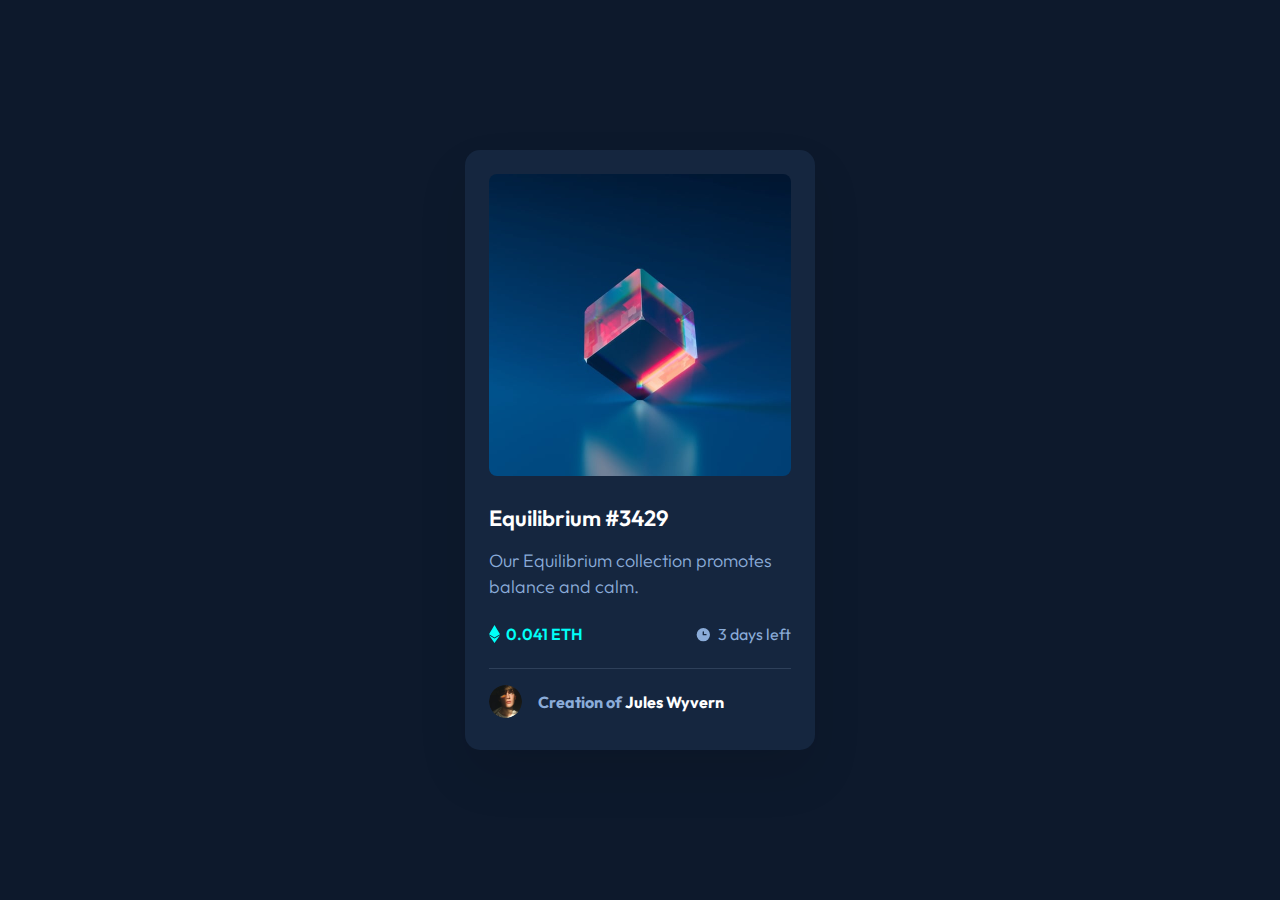
<file: nft-preview-card-component/index.html>
<!DOCTYPE html>
<html lang="en">
<head>
  <meta charset="UTF-8">
  <meta name="viewport" content="width=device-width, initial-scale=1.0"> <!-- displays site properly based on user's device -->

  <link rel="icon" type="image/png" sizes="32x32" href="./images/favicon-32x32.png">
  <link rel="stylesheet" href="./styles.css">
  <title>Frontend Mentor | NFT preview card component</title>


</head>
<body>
  <div class="container">
    <div class="card">
      <img src="./images/image-equilibrium.jpg" class="equilibrium" alt=""/>
      <div class="overlay">
        <img src="./images/icon-view.svg" alt=""/>
      </div>
    </div>
    <h1 class="main_text">Equilibrium #3429</h1>
    <p class="p_text">Our Equilibrium collection promotes balance and calm.</p>
    <div class="eth-content">
      <div class="flex">
        <img src="./images/icon-ethereum.svg" alt="icon-ethereum"/>
        <span class="span_text">0.041 ETH</span>
      </div>
      <div class="flex">
        <img src="./images/icon-clock.svg" alt="icon-clock"/>
        <span class="second_span">3 days left</span>
      </div>
    </div>
    <hr>
    <div class="info">
      <img src="./images/image-avatar.png" alt="image-avatar" class="avatar"/>
      <h3>Creation of <span class="people">Jules Wyvern</span></h3>
    </div>
  </div>
</body>
</html>
</file>
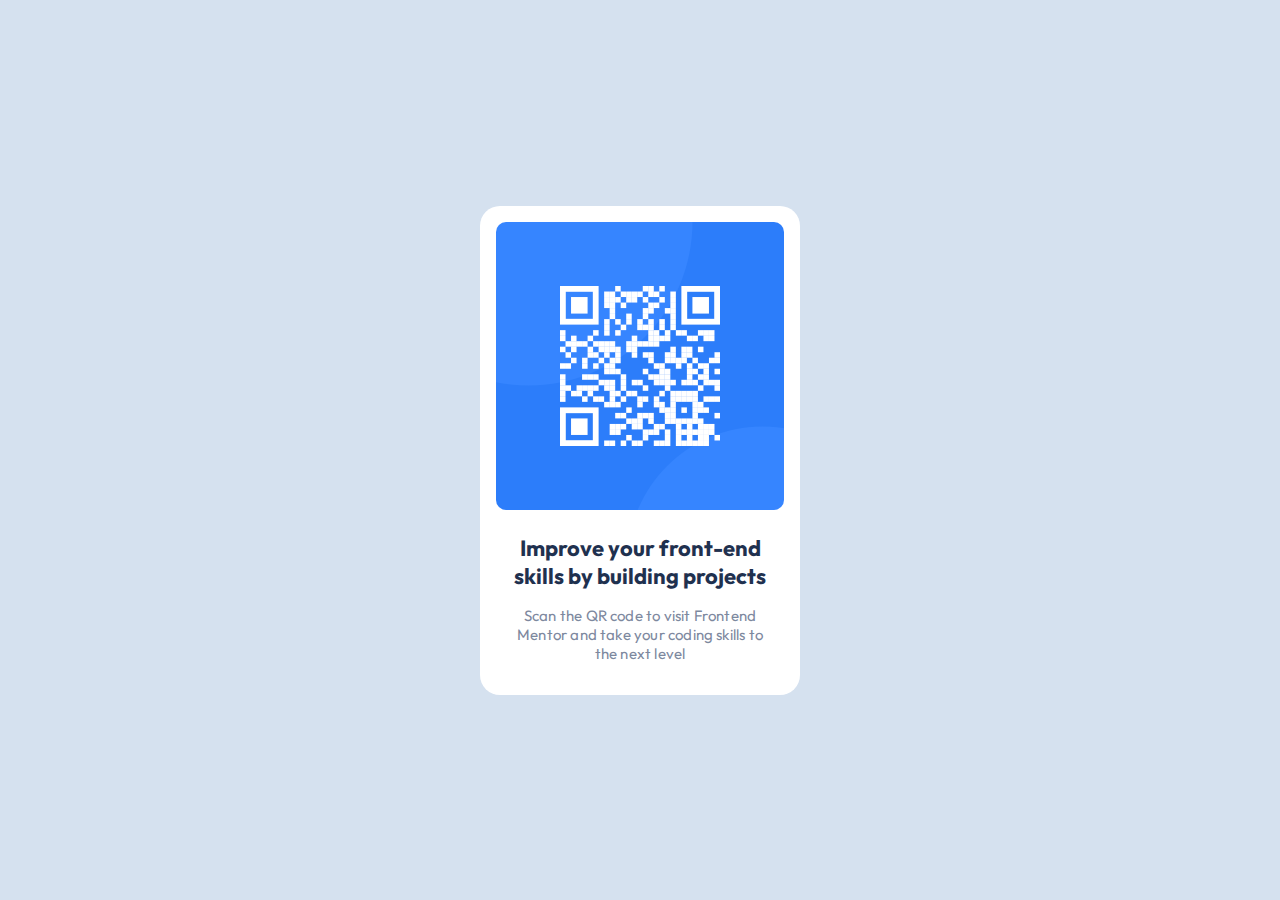
<file: qr-code-component/index.html>
<!DOCTYPE html>
<html lang="en">
<head>
    <meta charset="UTF-8">
    <meta name="viewport" content="width=device-width, initial-scale=1.0">
    <link rel="stylesheet" href="styles.css">
    <title>QR-code component</title>
</head>
<body>
    <div class="container">
        <img src="images/qr.png" alt="QR-code">
        <h2 class="main_text">Improve your front-end skills by building projects</h2>
        <p id="p_text">Scan the QR code to visit Frontend Mentor and take your coding skills to the next level</p>
    </div>
</body>
</html>
</file>
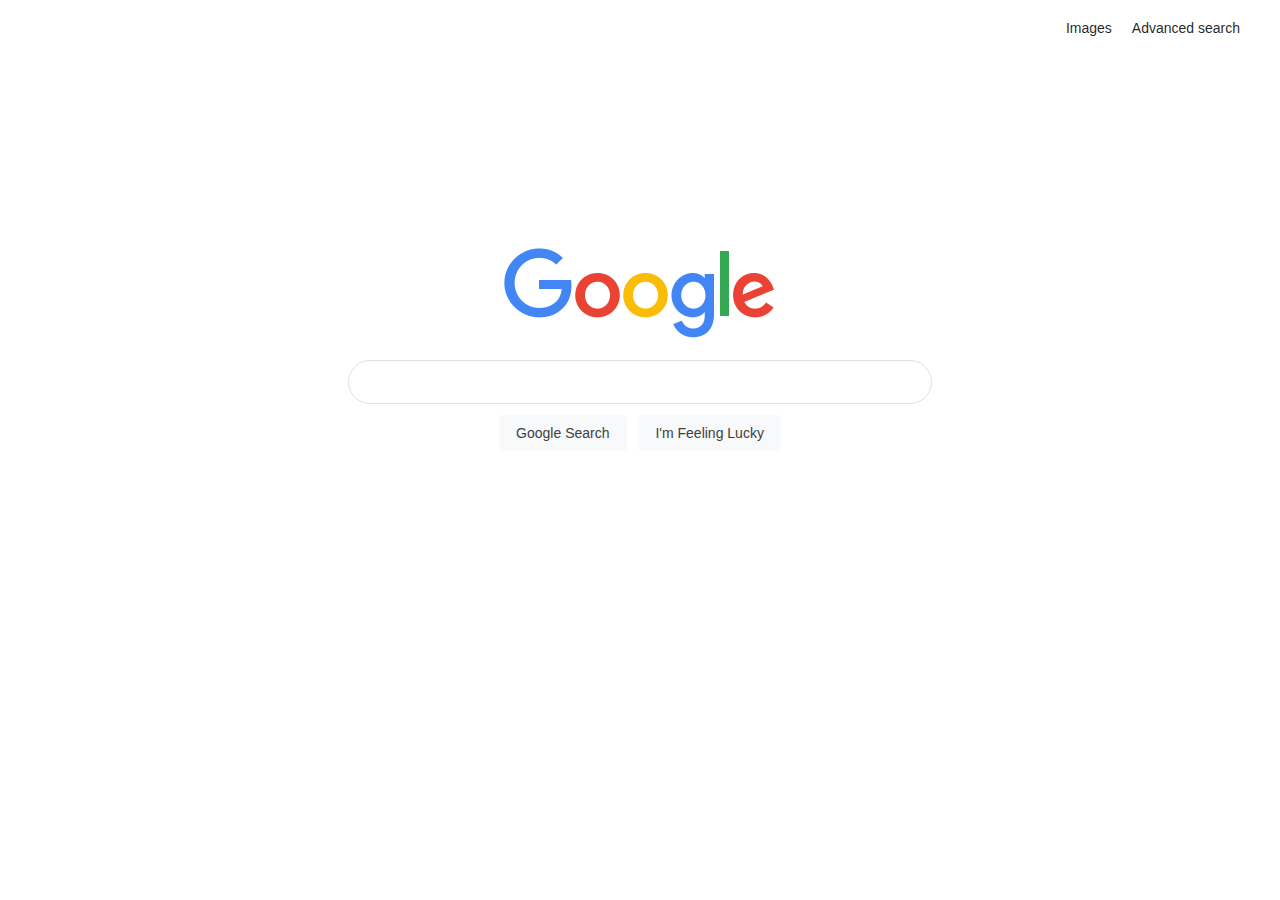
<file: Search/index.html>
<!DOCTYPE html>
<html lang="en">
    <head>
        <meta charset="utf-8">
        <title>Search</title>
        <link rel="icon" href="images/Google_icon.png" type="image/gif" sizes="16x16">
        <link rel="stylesheet" href="css/reset.css">
        <link rel="stylesheet" href="css/style.css">
    </head>
    <body>
        <div class = "pages">
            <ul class ="pages-ul">
                <li class = "pages-li"><a href="images.html">Images</a></li>
                <li class = "pages-li"><a href="advanced.html">Advanced search</a></li>
            </ul>
        </div>

        <div class="logo-container">
            <img class = "logo" src="images/googlelogo.png" alt="Google_logo">
        </div>

        <div>
            <form class="search-form" action="https://www.google.com/search" method="GET">
                <input class="search-input" type="text" name="q">
                <div>
                    <input class="search-submit" type="submit" value="Google Search" name="btnK">
                    <input class="search-submit" type="submit" value="I'm Feeling Lucky" name="btnI">
                </div>
            </form>
        </div>
    </body>
</html>
</file>
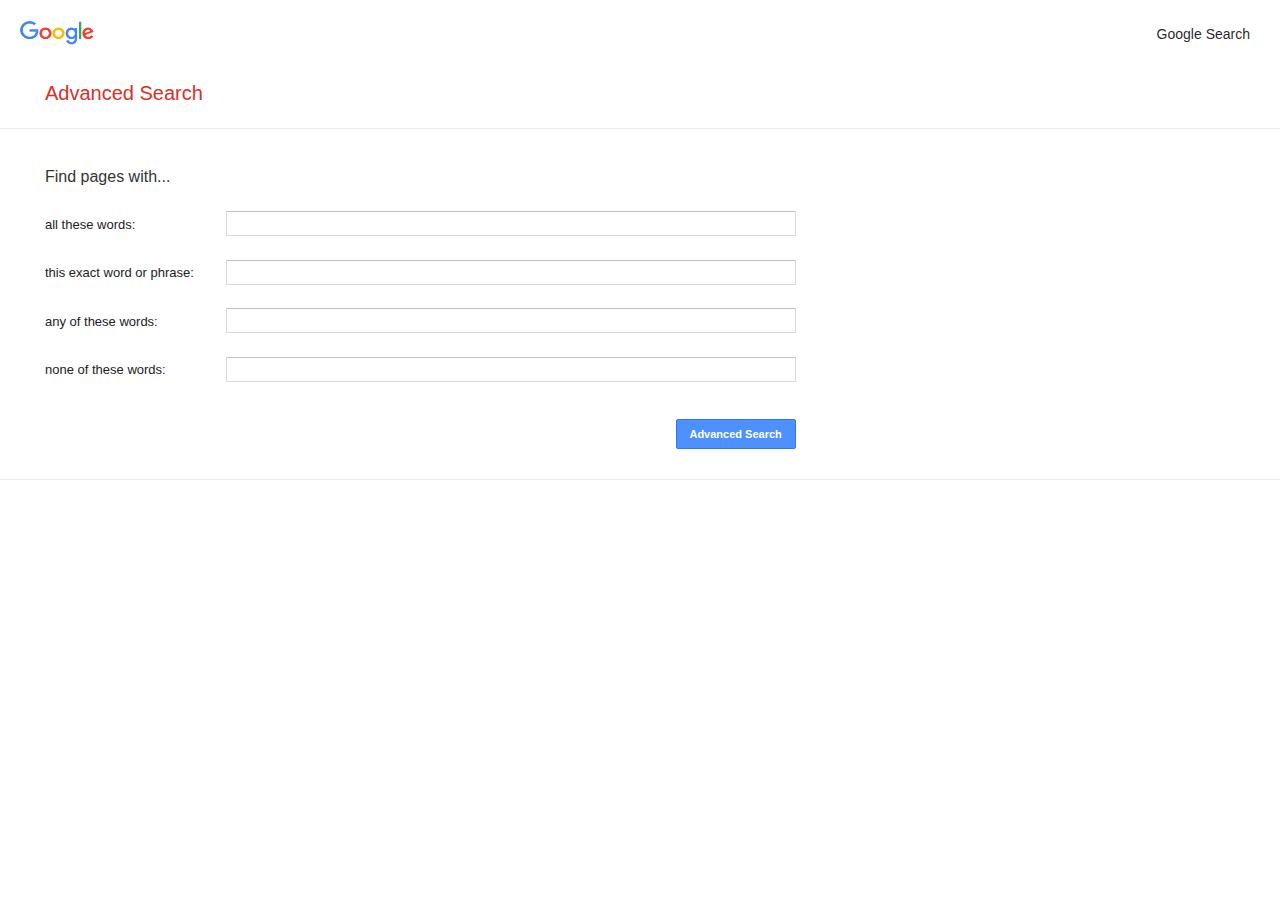
<file: Search/advanced.html>
<!DOCTYPE html>
<html lang="en">
    <head>
        <meta charset="utf-8">
        <title>Advanced search</title>
        <link rel="icon" href="images/Google_icon.png" type="image/gif" sizes="16x16">
        <link rel="stylesheet" href="css/reset.css">
        <link rel="stylesheet" href="css/style.css">
    </head>
    <body>
        <div class="advanced-logo-container">
            <a href=""><img class="advanced-logo" src="images/googlelogo.png" alt="Google_logo"></a>
            <a class="page" href="index.html">Google Search</a>
        </div>

        <div class="main-title">
            <h1>Advanced Search</h1>
        </div>

        <div id="line"></div>

        <div class="advanced-form">
            <form action="https://www.google.com/search">
                <div class="title">
                    <h2>Find pages with...</h2>
                </div>

                <div class="form-container">
                    <div>
                        <label class="form-label">all these words:</label>
                        <input class="form-input" type="text" name="as_q">
                    </div>
                    <div>
                        <label class="form-label">this exact word or phrase:</label>
                        <input class="form-input" type="text" name="as_epq">
                    </div>
                    <div>
                        <label class="form-label">any of these words:</label>
                        <input class="form-input" type="text" name="as_oq">
                    </div>
                    <div>
                        <label class="form-label">none of these words:</label>
                        <input class="form-input" type="text" name="as_eq">
                    </div>
                    <div>
                        <label class="form-label"></label>
                        <div class="advanced-button-container">
                            <input class="advanced-button" type="submit" value="Advanced Search">
                        </div>
                    </div>
                </div>

            </form>
        </div>
        <div id="line"></div>
    </body>
</html>
</file>
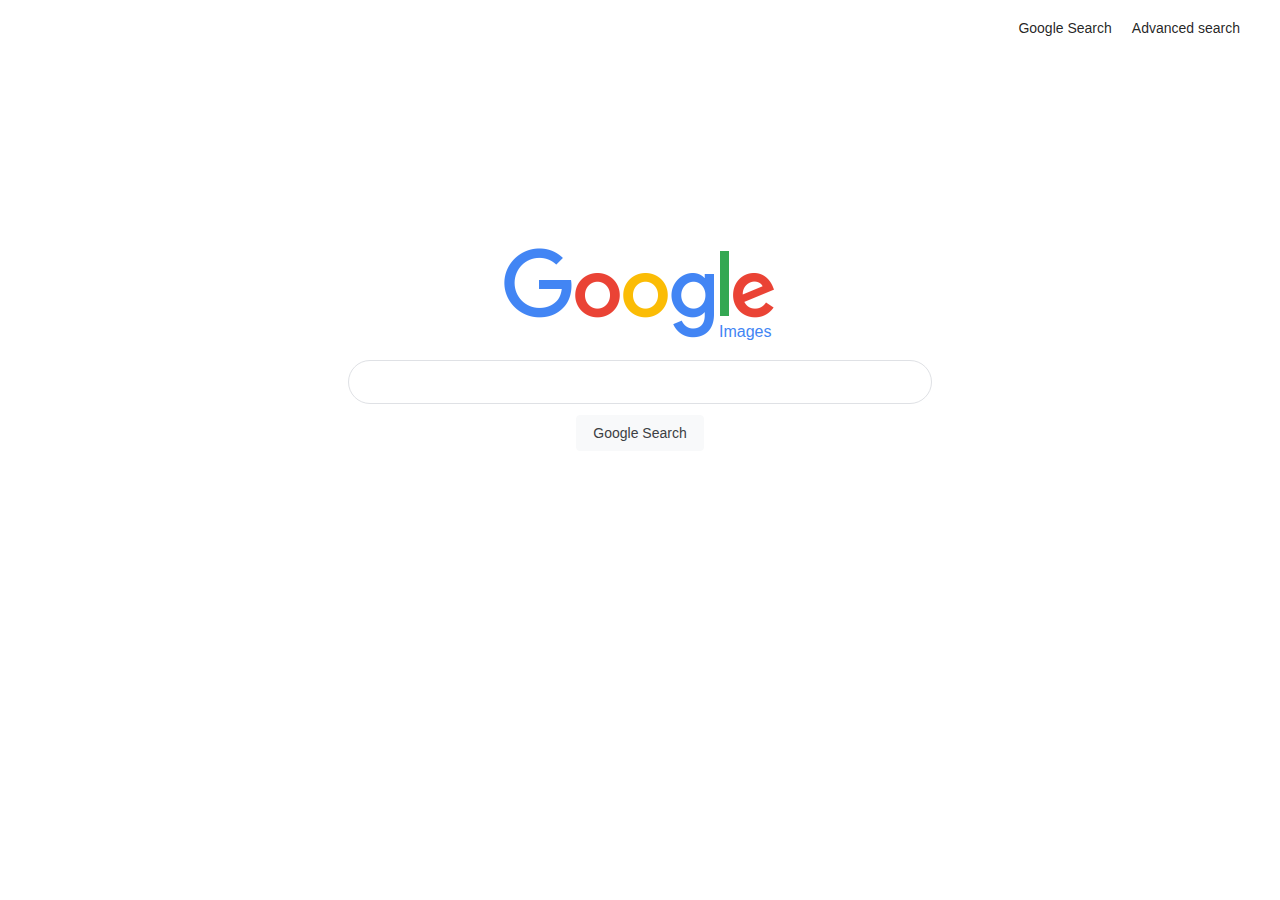
<file: Search/images.html>
<!DOCTYPE html>
<html lang="en">
    <head>
        <meta charset="utf-8">
        <title>Images</title>
        <link rel="icon" href="images/Google_icon.png" type="image/gif" sizes="16x16">
        <link rel="stylesheet" href="css/reset.css">
        <link rel="stylesheet" href="css/style.css">
    </head>
    <body>
        <div class = "pages">
            <ul class ="pages-ul">
                <li class = "pages-li"><a href="index.html">Google Search</a></li>
                <li class = "pages-li"><a href="advanced.html">Advanced search</a></li>
            </ul>
        </div>

        <div class="logo-container">
            <img class = "logo" src="images/googlelogo.png" alt="Google_logo">
            <h1 class = "logo-text">Images</h1>
        </div>

        <div>
            <form class="search-form" action="https://www.google.com/search">
                <input class="search-input" type="text" name="q">
                <input type="hidden" name="tbm" value="isch"/>
                <div>
                    <input class="search-submit" type="submit" value="Google Search">
                </div>
            </form>
        </div>
    </body>
</html>
</file>
<file: nft-preview-card-component/styles.css>
@import url('https://fonts.googleapis.com/css2?family=Outfit:wght@300;400;600&display=swap');


*{
    margin: 0;
    padding: 0;
    box-sizing: border-box;
    font-family: 'Outfit', sans-serif;
}

body{
    background-color: #0D192C;
    display: flex;
    justify-content: center;
    min-height: 100vh;
    align-items: center;
}
.container{
    width: 350px;
    padding: 24px;
    padding-bottom: 32px;
    border-radius: 15px;
    background: #15263F;
    box-shadow: 0px 25px 50px 0px rgba(0, 0, 0, 0.10);
}
.equilibrium{
    width: 100%;
    border-radius: 8px;
}
.card{
    position: relative;
}
.card:hover .overlay{
    display: flex;
}
.overlay{
    width: 302px;
    height: 302px;
    flex-shrink: 0;
    border-radius: 8px;
    position: absolute;
    background-color: rgba(0, 255, 248, 0.5);
    top: 0;
    justify-content: center;
    align-items: center;
    cursor: pointer;
    display: none;
}
.main_text{
    font-size: 22px;
    font-weight: 600;
    line-height: 28px;
    letter-spacing: 0px;
    text-align: left;
    color: #FFFFFF;
    margin-top: 24px;
    cursor: pointer;
}
.main_text:hover{
    color: #00FFF8;
}
.p_text{
    font-size: 18px;
    font-weight: 300;
    line-height: 26px;
    letter-spacing: 0px;
    text-align: left;
    color: #8BACD9;
    margin-top: 16px;
}
.span_text{
    color: #00FFF8;
    font-size: 16px;
    font-weight: 600;
    line-height: 20px;
    letter-spacing: 0px;
    text-align: left;
}
.flex{
    display: flex;
    align-items: center;
    gap: 6px;
}
.second_span{
    color: #8BACD9;
    font-size: 16px;
    font-weight: 400;
    line-height: 20px;
    letter-spacing: 0px;
    text-align: left;
}
.eth-content{
    display: flex;
    justify-content: space-between;
    margin-top: 24px;
}
hr{
    margin-top: 24px;
    background-color: #2E405A;
    width: 100%;
    height: 1px;
    border: none;
}
.avatar{
    width: 33px;
    height: 33px;
    flex-shrink: 0;
    border-radius: 33px;
}
h3{
    color: #8BACD9;
    font-size: 16px;
}
.people{
    color: #FFFFFF;
    cursor: pointer;
}
.people:hover{
    color: #00FFF8;
}
.info{
    display: flex;
    align-items: center;
    gap: 16px;
    margin-top: 16px;
}
</file>
<file: qr-code-component/styles.css>
@import url('https://fonts.googleapis.com/css2?family=Outfit:wght@400;700&display=swap');


*{
    margin: 0;
    padding: 0;
    box-sizing: border-box;
}

body{
    background-color:#D5E1EF;
    font-family: 'Outfit', sans-serif;
    display: flex;
    justify-content: center;
    align-items: center;
    min-height: 100vh;
}
.container{
    width: 320px;
    background-color: #FFFFFF;
    padding: 16px;
    border-radius: 20px;
}
img{
    width: 100%;
    border-radius: 10px;
}
.main_text{
    font-size: 22px;
    font-weight: 700;
    line-height: 28px;
    letter-spacing: 0px;
    text-align: center;
    color: #1F314F;
    margin-top: 20px;
}
#p_text{
    font-size: 15px;
    font-weight: 400;
    line-height: 19px;
    letter-spacing: 0.1875px;
    text-align: center;
    color: #7D889E;
    margin: 16px;
}
</file>
<file: Search/css/style.css>
/* styles for the header */
.pages {
    display: flex;
    justify-content: flex-end;
    padding: 20px;
}

.pages-ul {
    display: flex;
}

.pages-li {
    margin-right: 20px;
    
}

.pages-li a {
    color: rgba(0,0,0,.87);
    font: 14px Roboto, Arial, sans-serif;
}

.pages-li a:hover {
    text-decoration: underline;
}

/* styles for the google logo */
.logo-container {
    position: relative;
    display: flex;
    max-width: 272px;
    justify-content: center;
    margin-left: auto;
    margin-right: auto;
    padding-top: 15%;
}

.logo {
    width: 272px;
    height: auto;
    aspect-ratio: auto 272 / 92;
}
/* styles for the search bar */

.search-form {
    display: flex;
    flex-direction: column;
    align-items: center;
    margin-top: 20px;
}

.search-input {
    padding: 10px;
    width: 100%;
    max-width: 584px;
    min-height: 44px;
    background: #fff;
    border: 1px solid #dfe1e5;
    box-shadow: none;
    border-radius: 24px;
    margin: 0 auto;
}

.search-submit {
    margin: 11px 4px;
    padding: 0 16px;
    background-color: #f8f9fa;
    border: 1px solid #f8f9fa;
    border-radius: 4px;
    color: #3c4043;
    line-height: 27px;
    height: 36px;
    min-width: 54px;
    text-align: center;
    cursor: pointer;
}

.search-input:hover{
    box-shadow: 0 1px 6px rgba(32,33,36,.28);
    border-color: rgba(223,225,229,0);
}

.search-submit:hover {
    box-shadow: 0 1px 1px rgba(0,0,0,.1);
    border: 1px solid #dadce0;
    color: #202124;
}

/* font */
body, input {
    font-size: 14px;
    font-family: Arial, sans-serif;
    color: #202124;
}

/* additional styles for the images.html */
.logo-text {
    color: #4285f4;
    font: 16px/16px roboto-regular, arial, sans-serif;
    position: absolute;
    left: 215px;
    bottom: 0;
    white-space: nowrap;
}

/* additional styles for the advanced.html */
.advanced-logo-container{
    display: flex;
    height: 48px;
    align-items: center;
    justify-content: space-between;
    padding-right: 30px;
    padding-left: 20px;
    margin-top: 10px;
}
.advanced-logo{
    display: inline-block;
    height: 24px;
    width: 74px;
}

.page {
    color: rgba(0,0,0,.87);
    font: 14px Roboto, Arial, sans-serif;
}

.main-title {
    color: #d93025;
    font-size: 20px;
    font-family: arial,sans-serif;
    margin: 25px 45px;
}

#line {
    border-bottom: 1px solid #ebebeb;
}

.advanced-form{
    max-width: 1140px;
    min-width: 200px;
    width: 100%;
    margin: 40px 2% 0 45px;
    font-family: arial,sans-serif;
    font-size: 13px;
    align-items: start;
}

.title {
    display: inline-block;
    min-width: 167px;
    font-size: 16px;
    min-height: 42px;
    color: #333;
}

.form-label {
    display: inline-block;
    min-width: 167px;
    height: 42px;
    color: #222;
    vertical-align: center;
    margin-right: 10px;
}

.form-input{
    display: inline-block;
    min-width: 167px;
    min-height: 25px;
    vertical-align: center;
    width: 50%;
    border-radius: 1px;
    border: 1px solid #d9d9d9;
    border-top: 1px solid #c0c0c0;
    padding: 1px 8px;
}

.form-input:focus {
    box-shadow: inset 0 1px 2px rgba(0,0,0,.3);
    border: 1px solid #4d90fe;
    outline: none;
}

.advanced-button-container {
    text-align: right;
    display: inline-block;
    min-width: 167px;
    min-height: 41px;
    vertical-align: middle;
    width: 50%;
    margin-bottom: 20px;
}

.advanced-button {
    height: 30px;
    min-width: 120px;
    margin: 10px 0;
    padding: 0 12px;
    box-shadow: none;
    background-color: #4d90fe;
    border: 1px solid #3079ed;
    color: #fff;
    border-radius: 2px;
    font-size: 11px;
    font-weight: bold;
    display: inline-block;
}

.advanced-button:hover {
    background-color: #357ae8;
}
</file>
